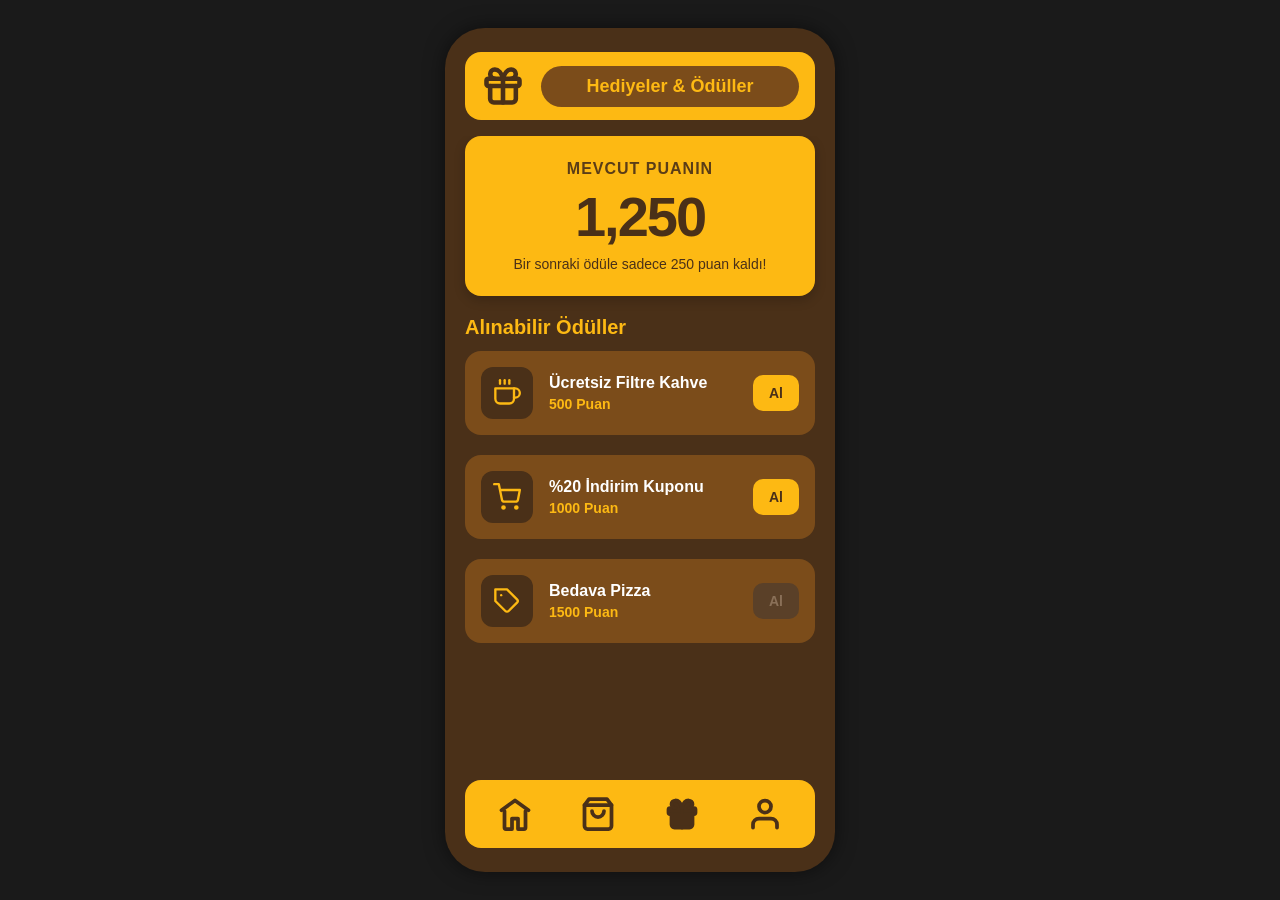
<file: pages/gifting.html>
<!DOCTYPE html>
<html lang="tr">
<head>
    <meta charset="UTF-8">
    <meta name="viewport" content="width=device-width, initial-scale=1.0">
    <title>Hediye Sayfası</title>
    <style>
        * {
            box-sizing: border-box;
            margin: 0;
            padding: 0;
        }

        body {
            background-color: #1a1a1a;
            display: flex;
            justify-content: center;
            align-items: center;
            min-height: 100vh;
            font-family: -apple-system, BlinkMacSystemFont, "Segoe UI", Roboto, Helvetica, Arial, sans-serif;
        }

        /* Telefon Çerçevesi */
        .mobile-app {
            width: 390px;
            height: 844px;
            background-color: #4a3018;
            border-radius: 40px;
            box-shadow: 0 0 20px rgba(0,0,0,0.5);
            display: flex;
            flex-direction: column;
            position: relative;
            overflow: hidden;
        }

        /* Üst Menü (Header) */
        .header {
            background-color: #fdb913;
            margin: 24px 20px 16px 20px;
            border-radius: 16px;
            display: flex;
            align-items: center;
            padding: 12px 16px;
            gap: 16px;
        }

        .header-icon {
            display: flex;
            align-items: center;
            justify-content: center;
        }

        .header-icon svg {
            width: 44px;
            height: 44px;
            stroke: #4a3018;
            fill: none;
            stroke-width: 2.5;
            stroke-linecap: round;
            stroke-linejoin: round;
        }

        .page-title-bar {
            flex: 1;
            background-color: #7b4c1a;
            border-radius: 24px;
            display: flex;
            align-items: center;
            padding: 10px 16px;
            justify-content: center;
        }

        .page-title-bar span {
            color: #fdb913;
            font-size: 18px;
            font-weight: 600;
        }

        /* Hediye Sayfası İçeriği */
        .gift-content {
            flex: 1;
            display: flex;
            flex-direction: column;
            gap: 20px;
            padding: 0 20px;
            overflow-y: auto;
        }

        /* Puan Kartı */
        .points-card {
            background-color: #fdb913;
            border-radius: 16px;
            padding: 24px;
            text-align: center;
            color: #4a3018;
            box-shadow: 0 4px 12px rgba(0,0,0,0.2);
        }

        .points-title {
            font-size: 16px;
            font-weight: 600;
            text-transform: uppercase;
            letter-spacing: 1px;
            opacity: 0.9;
        }

        .points-value {
            font-size: 56px;
            font-weight: 800;
            line-height: 1.1;
            margin: 8px 0;
            letter-spacing: -2px;
        }

        .points-desc {
            font-size: 14px;
            font-weight: 500;
        }

        /* Ödül Listesi */
        .rewards-header {
            color: #fdb913;
            font-size: 20px;
            font-weight: 600;
            margin-bottom: -8px;
        }

        .reward-item {
            background-color: #7b4c1a;
            border-radius: 16px;
            padding: 16px;
            display: flex;
            align-items: center;
            gap: 16px;
        }

        .reward-icon-box {
            width: 52px;
            height: 52px;
            background-color: #4a3018;
            border-radius: 12px;
            display: flex;
            justify-content: center;
            align-items: center;
        }

        .reward-icon-box svg {
            width: 28px;
            height: 28px;
            stroke: #fdb913;
            fill: none;
            stroke-width: 2;
            stroke-linecap: round;
            stroke-linejoin: round;
        }

        .reward-info {
            flex: 1;
        }

        .reward-name {
            color: #ffffff;
            font-size: 16px;
            font-weight: 600;
            margin-bottom: 4px;
        }

        .reward-cost {
            color: #fdb913;
            font-size: 14px;
            font-weight: 600;
        }

        .claim-btn {
            background-color: #fdb913;
            color: #4a3018;
            border: none;
            border-radius: 10px;
            padding: 10px 16px;
            font-size: 14px;
            font-weight: 700;
            cursor: pointer;
        }

        .claim-btn.disabled {
            background-color: #5a4028;
            color: #8a7058;
            cursor: not-allowed;
        }

        /* Alt Navigasyon (Footer) */
        .footer {
            background-color: #fdb913;
            margin: 16px 20px 24px 20px;
            border-radius: 16px;
            display: flex;
            justify-content: space-between;
            align-items: center;
            padding: 16px 32px;
        }

        .footer svg {
            width: 36px;
            height: 36px;
            stroke: #4a3018;
            fill: none;
            stroke-width: 2.5;
            stroke-linecap: round;
            stroke-linejoin: round;
        }

        /* Aktif Sekme Vurgusu (Hediye) */
        .footer svg.active {
            fill: #4a3018;
        }
    </style>
</head>
<body>

<div class="mobile-app">
    <!-- Üst Bar -->
    <div class="header">
        <div class="header-icon">
            <svg viewBox="0 0 24 24">
                <rect x="3" y="8" width="18" height="4" rx="1"></rect>
                <path d="M12 8v13"></path>
                <path d="M19 12v7a2 2 0 0 1-2 2H7a2 2 0 0 1-2-2v-7"></path>
                <path d="M7.5 8a2.5 2.5 0 0 1 0-5A4.8 8 0 0 1 12 8a4.8 8 0 0 1 4.5-5 2.5 2.5 0 0 1 0 5"></path>
            </svg>
        </div>
        <div class="page-title-bar">
            <span>Hediyeler & Ödüller</span>
        </div>
    </div>

    <!-- Hediye İçeriği -->
    <div class="gift-content">
        
        <!-- Puan Durumu -->
        <div class="points-card">
            <div class="points-title">Mevcut Puanın</div>
            <div class="points-value">1,250</div>
            <div class="points-desc">Bir sonraki ödüle sadece 250 puan kaldı!</div>
        </div>

        <div class="rewards-header">Alınabilir Ödüller</div>

        <!-- Ödül 1 -->
        <div class="reward-item">
            <div class="reward-icon-box">
                <svg viewBox="0 0 24 24">
                    <path d="M18 8h1a4 4 0 0 1 0 8h-1"></path>
                    <path d="M2 8h16v9a4 4 0 0 1-4 4H6a4 4 0 0 1-4-4V8z"></path>
                    <line x1="6" y1="1" x2="6" y2="4"></line>
                    <line x1="10" y1="1" x2="10" y2="4"></line>
                    <line x1="14" y1="1" x2="14" y2="4"></line>
                </svg>
            </div>
            <div class="reward-info">
                <div class="reward-name">Ücretsiz Filtre Kahve</div>
                <div class="reward-cost">500 Puan</div>
            </div>
            <button class="claim-btn">Al</button>
        </div>

        <!-- Ödül 2 -->
        <div class="reward-item">
            <div class="reward-icon-box">
                <svg viewBox="0 0 24 24">
                    <circle cx="9" cy="21" r="1"></circle>
                    <circle cx="20" cy="21" r="1"></circle>
                    <path d="M1 1h4l2.68 13.39a2 2 0 0 0 2 1.61h9.72a2 2 0 0 0 2-1.61L23 6H6"></path>
                </svg>
            </div>
            <div class="reward-info">
                <div class="reward-name">%20 İndirim Kuponu</div>
                <div class="reward-cost">1000 Puan</div>
            </div>
            <button class="claim-btn">Al</button>
        </div>

        <!-- Ödül 3 (Pasif/Yetersiz Puan) -->
        <div class="reward-item">
            <div class="reward-icon-box">
                <svg viewBox="0 0 24 24">
                    <path d="M20.59 13.41l-7.17 7.17a2 2 0 0 1-2.83 0L2 12V2h10l8.59 8.59a2 2 0 0 1 0 2.82z"></path>
                    <line x1="7" y1="7" x2="7.01" y2="7"></line>
                </svg>
            </div>
            <div class="reward-info">
                <div class="reward-name">Bedava Pizza</div>
                <div class="reward-cost">1500 Puan</div>
            </div>
            <button class="claim-btn disabled">Al</button>
        </div>

    </div>

    <!-- Alt Navigasyon -->
    <div class="footer">
        <!-- Ev İkonu -->
        <svg viewBox="0 0 24 24">
            <path d="M3 9.5L12 3l9 6.5"></path>
            <path d="M5 10v11a1 1 0 0 0 1 1h4v-7h4v7h4a1 1 0 0 0 1-1V10"></path>
        </svg>
        <!-- Çanta İkonu -->
        <svg viewBox="0 0 24 24">
            <path d="M6 2L3 6v14a2 2 0 0 0 2 2h14a2 2 0 0 0 2-2V6l-3-4z"></path>
            <line x1="3" y1="6" x2="21" y2="6"></line>
            <path d="M16 10a4 4 0 0 1-8 0"></path>
        </svg>
        <!-- Hediye İkonu (Aktif Sınıfı Eklendi) -->
        <svg viewBox="0 0 24 24" class="active">
            <rect x="3" y="8" width="18" height="4" rx="1"></rect>
            <path d="M12 8v13"></path>
            <path d="M19 12v7a2 2 0 0 1-2 2H7a2 2 0 0 1-2-2v-7"></path>
            <path d="M7.5 8a2.5 2.5 0 0 1 0-5A4.8 8 0 0 1 12 8a4.8 8 0 0 1 4.5-5 2.5 2.5 0 0 1 0 5"></path>
        </svg>
        <!-- Profil İkonu -->
        <svg viewBox="0 0 24 24">
            <path d="M20 21v-2a4 4 0 0 0-4-4H8a4 4 0 0 0-4 4v2"></path>
            <circle cx="12" cy="7" r="4"></circle>
        </svg>
    </div>
</div>

</body>
</html>
</file>
